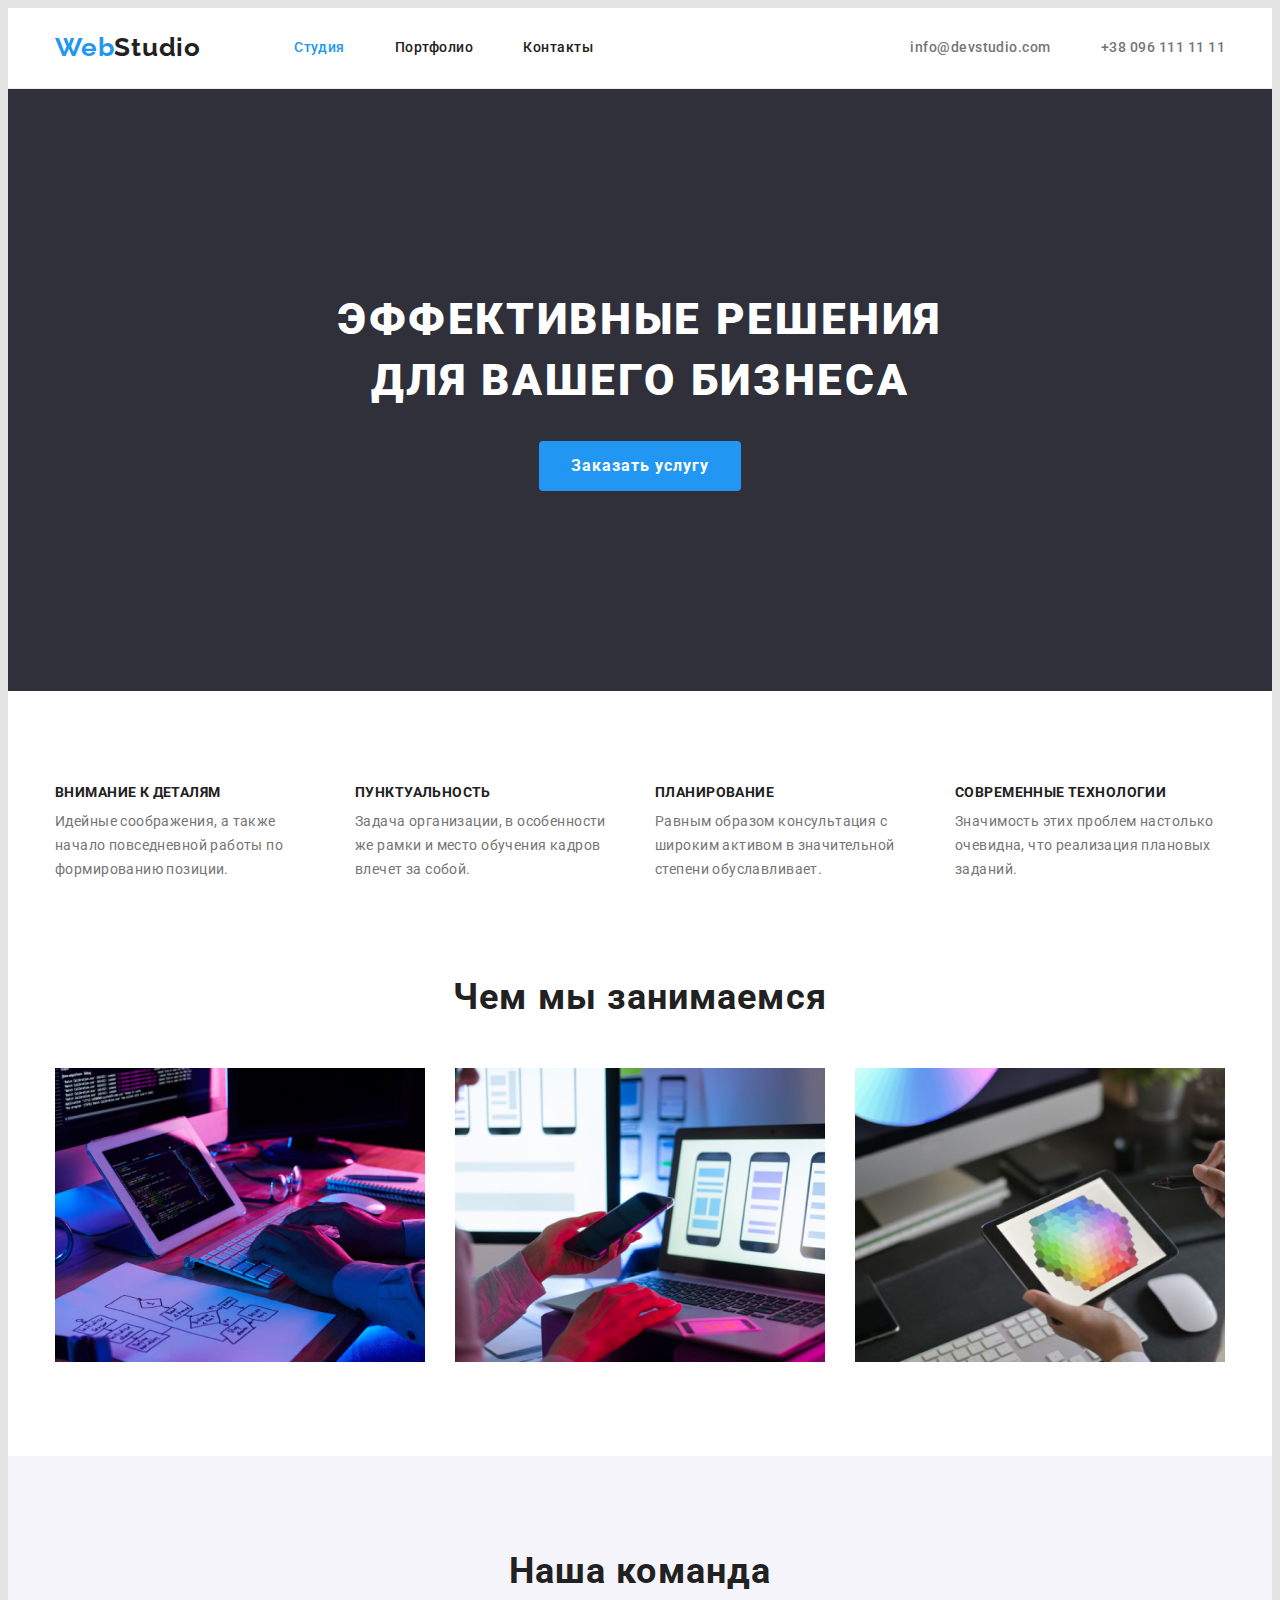
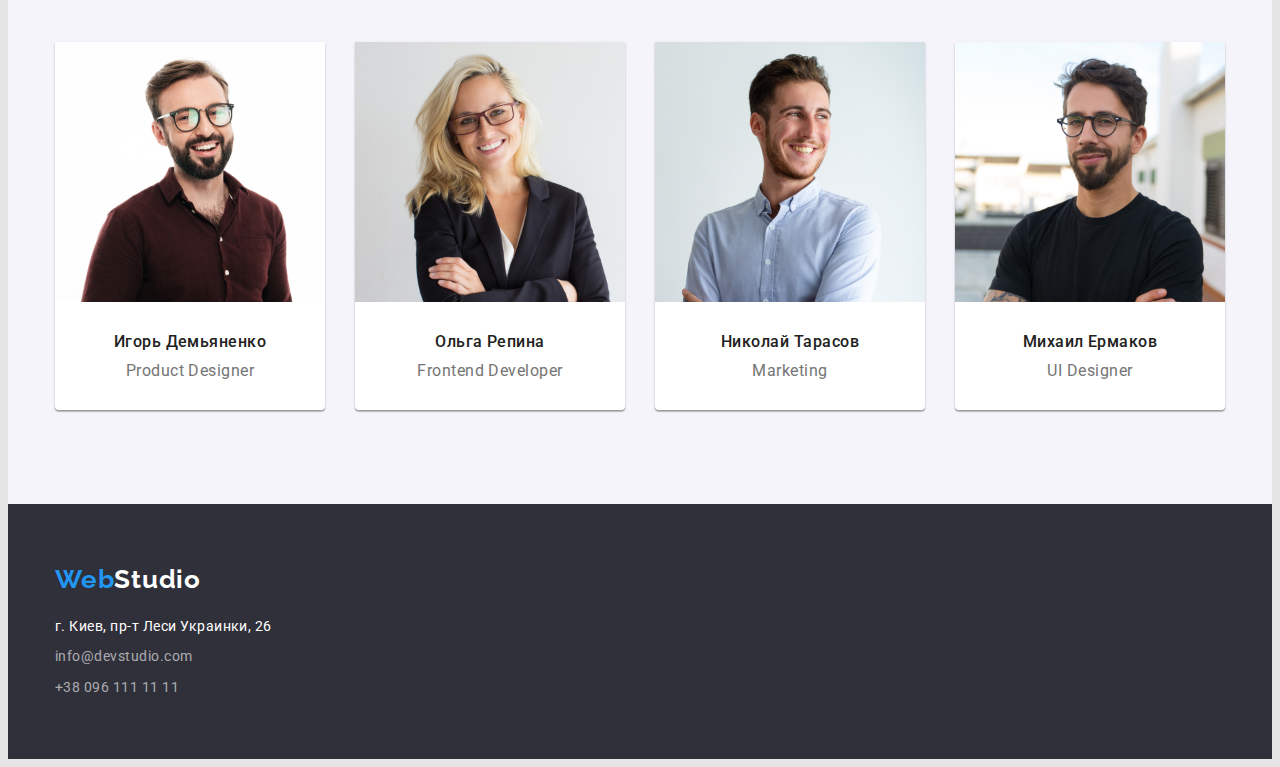
<file: index.html>
<!DOCTYPE html>
<html lang="ru">
  <head>
    <meta charset="UTF-8" />
    <meta name="viewport" content="width=device-width, initial-scale=1.0" />
    <title>WebStudio</title>
    <link href="https://fonts.googleapis.com/css2?family=Roboto:wght@400;500;700;900&display=swap" rel="stylesheet" />
    <link rel="stylesheet" href="https://cdnjs.cloudflare.com/ajax/libs/modern-normalize/1.0.0/modern-normalize.min.css"
        integrity="sha512-ISS7cAi1PEhQ8jnbJpJZMd29NlhNj4AWYyLOSp2CE/CsHxTCu+r+t0D2yoJudVrd0/8fTVPUVDzY5Tvli75u/g=="
        crossorigin="anonymous"/>
    <link rel="stylesheet" href="./css/style.css" />
  </head>

  <body>
    <header class="header">
      <div class="container header-list">
      <a class="logo link" href="./index.html"><span class="logo-web">Web</span>Studio</a>
      <nav>
        <ul class="site-nav list">
          <li class="item">
            <a href="./index.html" class="link current">Студия</a></li>
          <li class="item">
            <a href="./portfolio.html" class="link">Портфолио</a></li>
          <li class="item">
            <a href="#contacts" class="link">Контакты</a></li>
        </ul>
      </nav>
      <ul class="contacts list">
        <li class="item">
          <a class="mail link" href="mailto:info@devstudio.com">info@devstudio.com</a>
        </li>
        <li class="item">
          <a class="phone link" href="tel:+380961111111">+38 096 111 11 11</a>
        </li>
      </ul>
      </div>
    </header>

    <main>
      <section class="hero">
       <h1 class="mardgin-reset hero-title">Эффективные решения <br> для вашего бизнеса</h1>
       <a class="hero-button">Заказать услугу</a>
      </section>
      
      <div class="working">
      <section class="container">
       <ul class="work list">
        <li class="item">
          <h3 class="mardgin-reset small-title">Внимание к деталям</h3>
          <p class="mardgin-reset">
            Идейные соображения, а также начало повседневной работы по
            формированию позиции.
          </p>
        </li>
        <li class="item">
          <h3 class="mardgin-reset small-title">Пунктуальность</h3>
          <p class="mardgin-reset">
            Задача организации, в особенности же рамки и место обучения кадров
            влечет за собой.
          </p>
        </li>
        <li class="item">
          <h3 class="mardgin-reset small-title">Планирование</h3>
          <p class="mardgin-reset">
            Равным образом консультация с широким активом в значительной степени
            обуславливает.
          </p>
        </li>
        <li class="item">
          <h3 class="mardgin-reset small-title">Современные технологии</h3>
          <p class="mardgin-reset">
            Значимость этих проблем настолько очевидна, что реализация плановых
            заданий.
          </p>
        </li>
       </ul>
      <h2 class="mardgin-reset section-title work-title">Чем мы занимаемся</h2>
      <ul class="img list">
        <li class="item"><img src="./images/img.jpg" alt="img" width="370" height="294"/></li>
        <li class="item"><img src="./images/img(1).jpg" alt="img1" width="370" height="294" /></li>
        <li class="item"><img src="./images/img(2).jpg" alt="img2" width="370" height="294" /></li>
      </ul>
      </section>
      </div>

      <div class="workers">
      <section class="container">
      <h2 class="mardgin-reset section-title comand">Наша команда</h2>
      <ul class="workers-team list">
        <li class="workers-list item">
          <img src="./images/img(3).jpg" alt="Игорь Демьяненко" width="270" height="260" />
          <h3 class="mardgin-reset name-title">Игорь Демьяненко</h3>
          <p class="mardgin-reset">Product Designer</p>
          
        </li>
        <li class="workers-list item">
          <img src="./images/img(4).jpg" alt="Ольга Репина" width="270" height="260" />
          <h3 class="mardgin-reset name-title">Ольга Репина</h3>
          <p class="mardgin-reset">Frontend Developer</p>
          
        </li>
        <li class="workers-list item">
          <img src="./images/img(5).jpg" alt="Николай Тарасов" width="270" height="260" />
          <h3 class="mardgin-reset name-title">Николай Тарасов</h3>
          <p class="mardgin-reset">Marketing</p>
          
        </li>
        <li class="workers-list item">
          <img src="./images/img(6).jpg" alt="Михаил Ермаков" width="270" height="260" />
          <h3 class="mardgin-reset name-title">Михаил Ермаков</h3>
          <p class="mardgin-reset">UI Designer</p>
          
        </li>
      </ul>
      </section>
      </div>
    </main>

    <footer class="contact" id="contacts">
      <section class="footer container">
        <h2 class="mardgin-reset visually-hidden">Контакты</h2>
      <ul class="list">
        <li><a class="logo-white link" href="./index.html"><span class="logo-web">Web</span>Studio</a></li>
        <li><a class="address link" href="https://goo.gl/maps/WnVNhJ2JsG3J3h6x5" target="_blank" rel="noopener noreferer">
          г. Киев, пр-т Леси Украинки, 26</a></li>
        <li>
          <a class="footer-mail link" href="mailto:info@devstudio.com">info@devstudio.com</a>
        </li>
        <li>
          <a class="footer-phone link" href="tel:+380961111111">+38 096 111 11 11</a>
        </li>
      </ul>
      </section>
    </footer>
  </body>
</html>
</file>
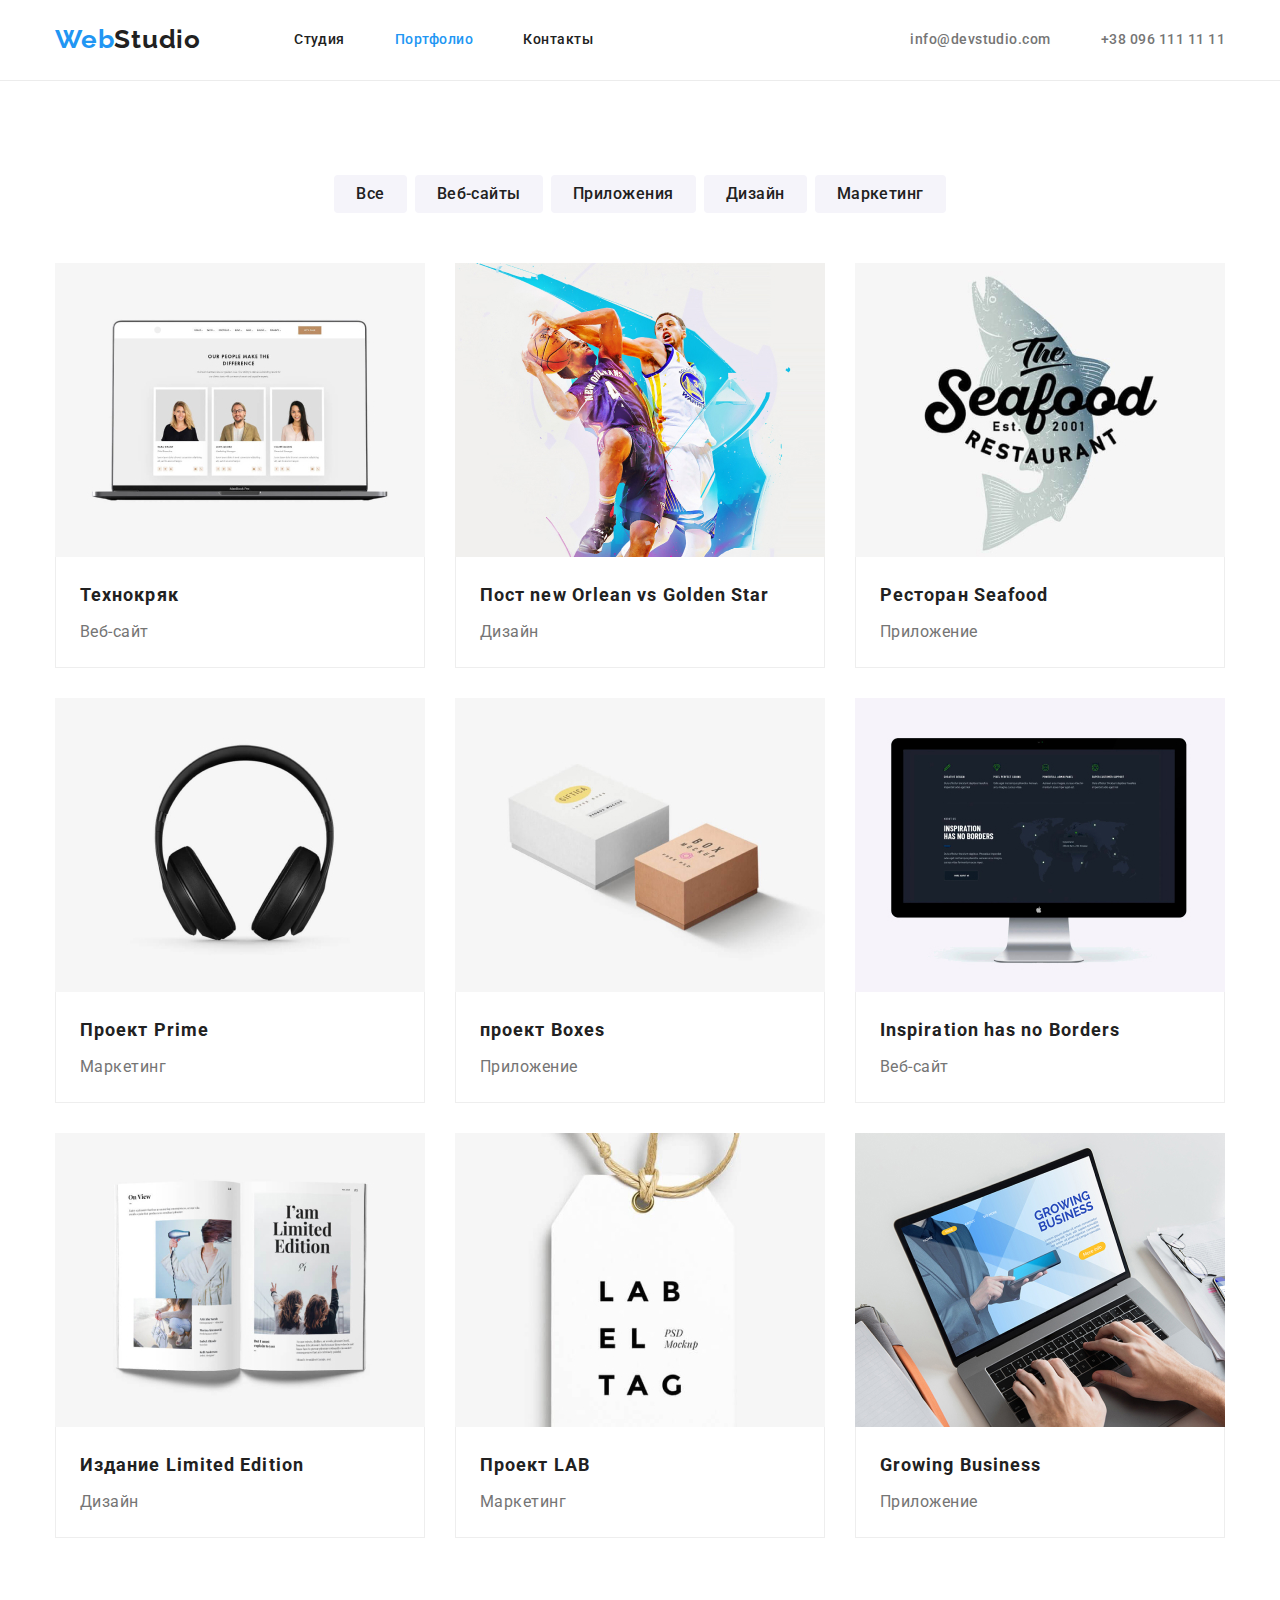
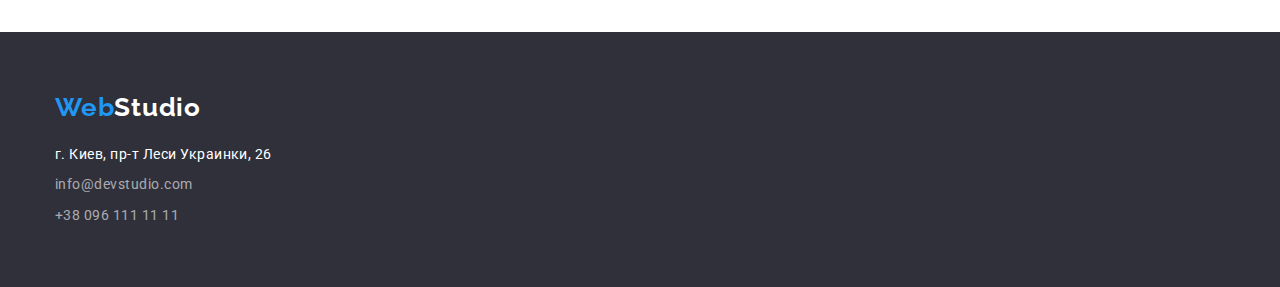
<file: portfolio.html>
<!DOCTYPE html>
<html lang="en">
<head>
    <meta charset="UTF-8">
    <meta name="viewport" content="width=device-width, initial-scale=1.0">
    <title>Portfolio</title>
    <link rel="stylesheet" href="https://cdnjs.cloudflare.com/ajax/libs/modern-normalize/1.0.0/modern-normalize.css">
    <link href="https://fonts.googleapis.com/css2?family=Roboto:wght@400;500;700;900&display=swap" rel="stylesheet">
    
    <link rel="stylesheet" href="./css/style.css" />
</head>
<body>
    <header class="header">
        <div class="container header-list">
            <a class="logo link" href="./index.html"><span class="logo-web">Web</span>Studio</a>
            <nav>
                <ul class="site-nav list">
                    <li class="item">
                        <a href="./index.html" class="link">Студия</a></li>
                    <li class="item">
                        <a href="./portfolio.html" class="link current">Портфолио</a></li>
                    <li class="item">
                        <a href="#contacts" class="link">Контакты</a></li>
                </ul>
            </nav>
            <ul class="contacts list">
                <li class="item">
                    <a class="mail link" href="mailto:info@devstudio.com">info@devstudio.com</a>
                </li>
                <li class="item">
                    <a class="phone link" href="tel:+380961111111">+38 096 111 11 11</a>
                </li>
            </ul>
        </div>
    </header>

    <div class="main">
        <div class="container">
     <ul class="head list">
        <li class="item"><a class="link main-button" href="">Все</a></li>
        <li class="item"><a class="link main-button" href="">Веб-сайты</a></li>
        <li class="item"><a class="link main-button" href="">Приложения</a></li>
        <li class="item"><a class="link main-button" href="">Дизайн</a></li>
        <li class="item"><a class="link main-button" href="">Маркетинг</a></li>
     </ul>
      
     <ul class="portfolio list ">
        <li class="item">
            <img class="img" src="./images/img(7).jpg" alt="example-1" width="370" height="294">
            <div class="description">
                <h2 class="example mardgin-reset">Технокряк</h2>
                <p class="mardgin-reset">Веб-сайт</p>
            </div>
        </li>
    
        <li class="item">
            <img class="img" src="./images/img8.jpg" alt="example-2" width="370" height="294">
            <div class="description">
                <h2 class="example mardgin-reset">Пост new Orlean vs Golden Star</h2>
                <p class="mardgin-reset">Дизайн</p>
            </div>
        </li>
    
        <li class="item">
            <img class="img" src="./images/img9.jpg" alt="example-3" width="370" height="294">
            <div class="description">
                <h2 class="example mardgin-reset">Ресторан Seafood</h2>
                <p class="mardgin-reset">Приложение</p>
            </div>
        </li>
    
        <li class="item">
            <img class="img" src="./images/img10.jpg" alt="example-4" width="370" height="294">
            <div class="description">
                <h2 class="example mardgin-reset">Проект Prime</h2>
                <p class="mardgin-reset">Маркетинг</p>
            </div>
        </li>
    
        <li class="item">
            <img class="img" src="./images/img11.jpg" alt="example-5" width="370" height="294">
            <div class="description">
                <h2 class="example mardgin-reset">проект Boxes</h2>
                <p class="mardgin-reset">Приложение</p>
            </div>
        </li>
    
        <li class="item">
            <img class="img" src="./images/img12.jpg" alt="example-6" width="370" height="294">
            <div class="description">
                <h2 class="example mardgin-reset">Inspiration has no Borders</h2>
                <p class="mardgin-reset">Веб-сайт</p>
            </div>
        </li>
    
        <li class="item">
            <img class="img" src="./images/img13.jpg" alt="example-7" width="370" height="294">
            <div class="description">
                <h2 class="example mardgin-reset">Издание Limited Edition</h2>
                <p class="mardgin-reset">Дизайн</p>
            </div>
        </li>
    
        <li class="item">
            <img class="img" src="./images/img14.jpg" alt="example-8" width="370" height="294">
            <div class="description">
                <h2 class="example mardgin-reset">Проект LAB</h2>
                <p class="mardgin-reset">Маркетинг</p>
            </div>
        </li>
    
        <li class="item">
            <img class="img" src="./images/img15.jpg" alt="example-9" width="370" height="294">
            <div class="description">
                <h2 class="example mardgin-reset">Growing Business</h2>
                <p class="mardgin-reset">Приложение</p>
            </div>
        </li>
     </ul>
    </div>
    </div>
    <footer class="contact" id="contacts">
        <section class="footer container">
            <h2 class="mardgin-reset visually-hidden ">Контакты</h2>
            <ul class="list">
                <li><a class="logo-white link" href="./index.html"><span class="logo-web">Web</span>Studio</a></li>
                <li><a class="address link" href="https://goo.gl/maps/WnVNhJ2JsG3J3h6x5" target="_blank"
                        rel="noopener noreferer">
                        г. Киев, пр-т Леси Украинки, 26</a></li>
                <li>
                    <a class="footer-mail link" href="mailto:info@devstudio.com">info@devstudio.com</a>
                </li>
                <li>
                    <a class="footer-phone link" href="tel:+380961111111">+38 096 111 11 11</a>
                </li>
            </ul>
        </section>
    </footer>
</body>
</html>
</file>
<file: css/style.css>
/*Raleway 700
Roboto 400 500 700 900 */
/* raleway-700 - latin */
@font-face {
  font-family: "Raleway";
  font-style: normal;
  font-weight: 700;
  src: url("../fonts/raleway/raleway-v18-latin-700.eot");
  src: local(""),
    url("../fonts/raleway/raleway-v18-latin-700.eot?#iefix")
      format("embedded-opentype"),
    url("../fonts/raleway/raleway-v18-latin-700.woff2") format("woff2"),
    url("../fonts/raleway/raleway-v18-latin-700.woff") format("woff"),
    url("../fonts/raleway/raleway-v18-latin-700.ttf") format("truetype"),
    url("../fonts/raleway/raleway-v18-latin-700.svg#Raleway") format("svg");
}

:root {
  --main-text-color: #757575;
  --second-text-color: #212121;
  --hover-text-color: #2196f3;
  --main-background-color: #e5e5e5;
  --hero-title-color: #ffffff;
  --footer-color: #ffffff;
  --border-color: #eeeeee;

  --background-header-color: #ffffff;
  --background-working-color: #e5e5e5;
  --background-color-footer: #2f303a;
  --bgc-logo: #f5f4fa;
}

html {
  box-sizing: border-box;
}

*,
*::before,
*::after {
  box-sizing: inherit;
}

body {
  font-family: "Roboto", sans-serif;
  font-size: 14px;
  font-weight: 400;
  color: var(--main-text-color);
  background-color: var(--main-background-color);
}

.mardgin-reset {
  margin-top: 0;
  margin-bottom: 0;
}

img {
  display: block;
  max-width: 100%;
  height: auto;
}

.link {
  text-decoration: none;
  /*display: inline-block;*/
}

.container {
  margin-right: auto;
  margin-left: auto;
  width: 1200px;
  padding-right: 15px;
  padding-left: 15px;
}

/*header*/
.header {
  background-color: var(--background-header-color);
  color: var(--second-text-color);
  font-weight: 500;
  line-height: 1.14;
  letter-spacing: 0.02em;
  border-bottom: 1px solid #ececec;
}

.header-list {
  display: flex;
  align-items: center;
}

/*logo*/
.logo {
  color: var(--second-text-color);
  font-family: "Raleway";
  font-weight: 700;
  font-size: 26px;
  line-height: 1.2;
  letter-spacing: 0.03em;
  padding-top: 24px;
  padding-bottom: 25px;
}
.logo:focus {
  color: var(--second-text-color);
}
.logo-web {
  color: var(--hover-text-color);
}

/*site-nav*/
.list {
  list-style: none;
  padding-left: 0;
}

.site-nav {
  display: flex;
  padding: 0;
  margin-left: 93px;
  margin-top: 0;
  margin-right: 0;
  margin-bottom: 0;
}

.site-nav .item {
  font-size: 14px;
  line-height: 1.14;
}

.site-nav .item + .item {
  margin-left: 50px;
}

.site-nav .link {
  display: block;
  padding-top: 31px;
  padding-bottom: 31px;
  color: var(--second-text-color);
}
.site-nav .link:hover,
.site-nav .link:focus {
  color: var(--hover-text-color);
}
.site-nav .link.current {
  color: var(--hover-text-color);
}

/*contacts*/
.contacts {
  display: flex;
  padding: 0;
  margin-left: auto;
  background-color: inherit;
}

.contacts .item {
  font-size: 14px;
  line-height: 1.14;
}

.contacts .item + .item {
  margin-left: 50px;
}

.mail {
  color: var(--main-text-color);
}
.mail:hover,
.mail:focus {
  color: var(--hover-text-color);
}
.phone {
  color: var(--main-text-color);
}
.phone:hover,
.phone:focus {
  color: var(--hover-text-color);
}

/*hero*/
.hero {
  padding-top: 200px;
  padding-bottom: 200px;

  background-color: var(--background-color-footer);

  text-align: center;
}
.hero-title {
  margin-top: 0;
  margin-bottom: 30px;

  color: var(--hero-title-color);
  font-weight: 900;
  font-size: 44px;
  line-height: 1.38;
  letter-spacing: 0.06em;
  text-transform: uppercase;
}
.hero-button {
  display: inline-block;
  min-width: 200px;
  padding: 10px 32px;
  border-radius: 4px;

  color: var(--hero-title-color);
  background-color: var(--hover-text-color);

  font-family: inherit;
  font-weight: 700;
  font-size: 16px;
  line-height: 1.87;
  text-align: center;
  letter-spacing: 0.06em;
  text-decoration: none;
}

.hero-button:hover,
.hero-button:focus {
  background-color: var(--background-header-color);
  color: var(--hover-text-color);
}

/*working*/
.working {
  padding-top: 94px;
  padding-bottom: 94px;
  background-color: var(--background-header-color);
}
.work {
  display: flex;
  margin-bottom: 94px;
  margin-top: 0;
}
.container > .img {
  margin-bottom: 0;
}
.work .item {
  width: 270px;

  font-size: 14px;
  font-weight: 400;
  line-height: 1.7;
  letter-spacing: 0.03em;
  text-align: left;
}

.work .item + .item {
  margin-left: 30px;
}

.section-title {
  color: var(--second-text-color);
  font-size: 36px;
  font-style: normal;
  font-weight: 700;
  line-height: 1.167;
  letter-spacing: 0.03em;
  text-align: center;
}
.small-title {
  margin-bottom: 10px;

  color: var(--second-text-color);
  font-size: 14px;
  font-weight: 700;
  line-height: 1.14;
  letter-spacing: 0.03em;
  text-align: left;
  text-transform: uppercase;
}

.work-title {
  margin-bottom: 50px;
}
.img {
  display: flex;
  margin-top: 0px;
}

.img .item + .item {
  margin-left: 30px;
}

/*workers*/

.workers {
  padding-bottom: 94px;
  padding-top: 94px;
  background-color: var(--bgc-logo);

  font-size: 16px;
  font-weight: 400;
  line-height: 19px;
  letter-spacing: 0.03em;
  text-align: center;
}
.comand {
  padding-bottom: 50px;
}
.workers-team {
  display: flex;
  margin-top: 0;
  margin-bottom: 0;
}
.workers-team .item + .item {
  margin-left: 30px;
}
.workers-list {
  max-height: 368px;
  box-shadow: 0px 1px 3px rgba(0, 0, 0, 0.12), 0px 1px 1px rgba(0, 0, 0, 0.14),
    0px 2px 1px rgba(0, 0, 0, 0.2);
  border-radius: 0px 0px 4px 4px;
  background-color: var(--background-header-color);
}
.workers-list p {
  margin-top: 10px;
  margin-bottom: 30px;
  text-align: center;
  font-weight: 400;
  line-height: 1.22;
}
.name-title {
  margin-top: 30px;
  color: var(--second-text-color);
  font-size: 16px;
  font-weight: 500;
  line-height: 1.22;
  letter-spacing: 0.03em;
  text-align: center;
}

/*footer*/

.contact {
  background-color: var(--background-color-footer);
}
.footer {
  padding-top: 60px;
  padding-bottom: 60px;
  line-height: 1.55;
}
.logo-white {
  color: var(--footer-color);
  font-family: "Raleway";
  font-size: 26px;
  font-weight: 700;
  line-height: 1.19;
  letter-spacing: 0.03em;
}
.address {
  display: block;
  padding-top: 20px;
  color: var(--footer-color);
  font-family: Roboto;
  font-size: 14px;

  text-align: left;
}
.footer-mail,
.footer-phone {
  margin-top: 9px;
  display: block;
  color: rgba(255, 255, 255, 0.6);
  font-size: 14px;
}
.footer ul {
  margin-top: 0;
  margin-bottom: 0;
}

/*portfolio*/
.head {
  display: flex;
  justify-content: center;
  margin-top: 0;
  margin-bottom: 50px;
}
.main {
  padding-bottom: 94px;
  padding-top: 94px;
  background-color: var(--background-header-color);
}
.main-button {
  display: inline-block;
  padding: 6px 22px;
  border-radius: 4px;

  color: var(--hero-title-color);
  background-color: var(--hover-text-color);

  font-family: inherit;
  font-weight: 700;
  font-size: 16px;
  line-height: 1, 625;
  text-align: center;
  letter-spacing: 0.06em;
  text-decoration: none;
}

.head .item + .item {
  margin-left: 8px;
}

.head .link {
  color: var(--second-text-color);
  background-color: var(--bgc-logo);
  font-size: 16px;
  font-weight: 500;
  line-height: 1.625;
  letter-spacing: 0.03em;
}
.head .link:hover,
.head .link:focus {
  color: var(--footer-color);
  background-color: var(--hover-text-color);
}
.description {
  padding-top: 20px;
  padding-left: 24px;
  padding-bottom: 20px;

  border-left: 1px solid var(--border-color);
  border-right: 1px solid var(--border-color);
  border-bottom: 1px solid var(--border-color);
}

.description .example {
  margin-bottom: 4px;
}

.description p {
  line-height: 1.87;
}
.portfolio {
  display: flex;
  flex-wrap: wrap;
  margin-top: 0;
  margin-bottom: 0;
}
.portfolio > .item:not(:nth-last-child(-n + 3)) {
  margin-bottom: 30px;
}

.portfolio > .item:not(:nth-last-child(3n)) {
  margin-left: 30px;
}

.example {
  color: var(--second-text-color);
  font-size: 18px;
  font-weight: 700;
  line-height: 2;
  letter-spacing: 0.06em;
  text-align: left;
}
.list {
  font-family: Roboto;
  font-size: 16px;

  /* line-height: 1.875;*/
  letter-spacing: 0.03em;
  text-align: left;
}
.visually-hidden {
  position: absolute !important;
  clip: rect(1px 1px 1px 1px);
  clip: rect(1px, 1px, 1px, 1px);
  padding: 0 !important;
  border: 0 !important;
  height: 1px !important;
  width: 1px !important;
  overflow: hidden;
}
</file>
